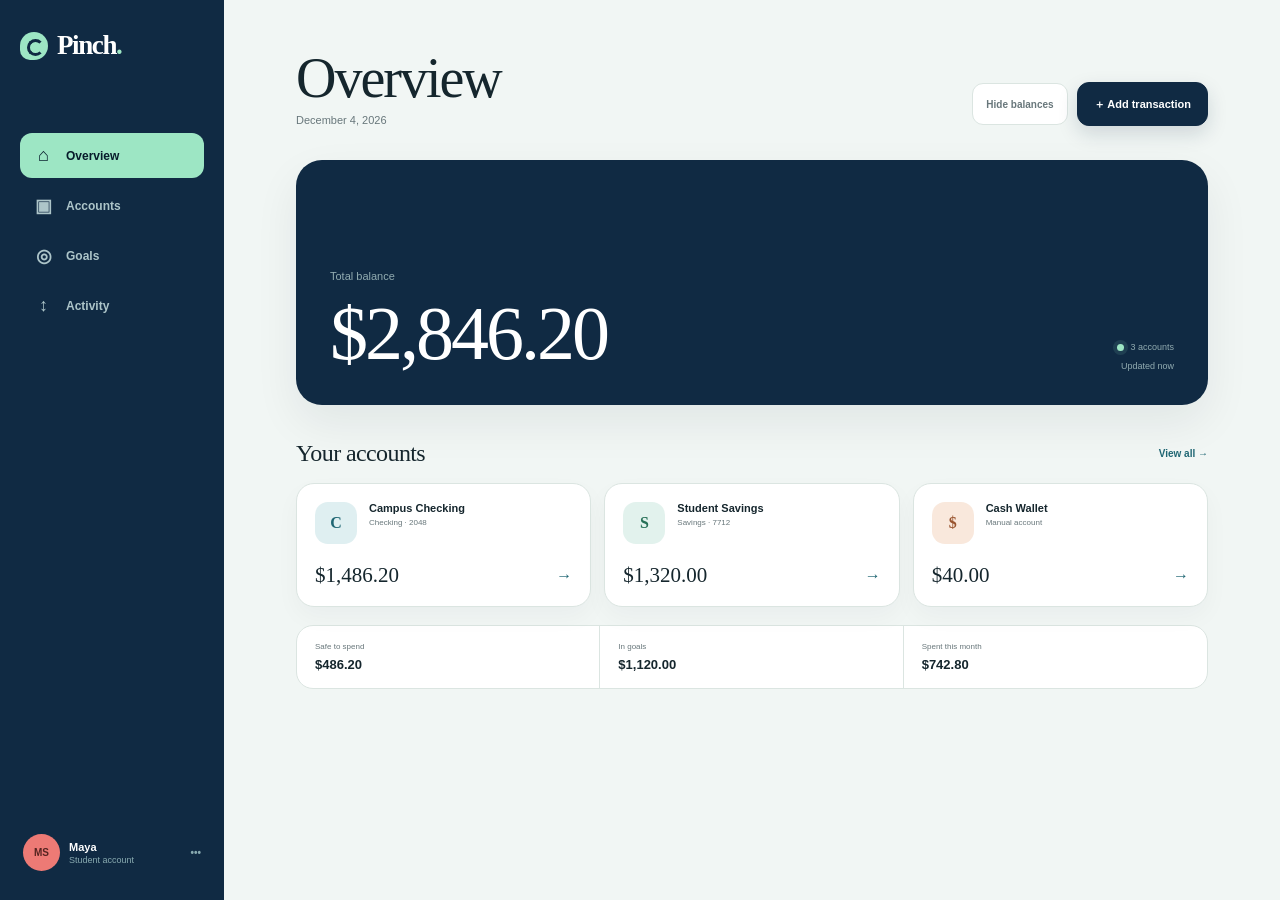
<file: index.html>
<!doctype html>
<html lang="en">
  <head>
    <meta charset="UTF-8" />
    <meta name="viewport" content="width=device-width, initial-scale=1.0" />
    <meta name="description" content="A simple overview of your accounts in Pinch." />
    <meta name="theme-color" content="#102a43" />
    <title>Overview — Pinch.</title>
    <link rel="stylesheet" href="styles.css" />
  </head>
  <body data-page="overview">
    <a class="skip-link" href="#main-content">Skip to content</a>

    <div class="loader" id="loader" aria-label="Loading Pinch." role="status">
      <div class="loader-word" aria-hidden="true">
        <span>P</span><span>i</span><span>n</span><span>c</span><span>h</span><span class="accent">.</span>
      </div>
    </div>

    <div class="app" id="app" aria-hidden="true">
      <aside class="sidebar">
        <a class="wordmark" href="index.html" aria-label="Pinch. overview">
          <span class="brand-mark" aria-hidden="true"></span>
          <span>Pinch<span class="accent">.</span></span>
        </a>

        <nav class="sidebar-nav" aria-label="Primary navigation">
          <a class="nav-link is-active" href="index.html" aria-current="page"><span aria-hidden="true">⌂</span>Overview</a>
          <a class="nav-link" href="accounts.html"><span aria-hidden="true">▣</span>Accounts</a>
          <a class="nav-link" href="goals.html"><span aria-hidden="true">◎</span>Goals</a>
          <a class="nav-link" href="activity.html"><span aria-hidden="true">↕</span>Activity</a>
        </nav>

        <button class="profile" type="button" aria-label="Open profile settings">
          <span class="avatar">MS</span>
          <span><strong>Maya</strong><small>Student account</small></span>
          <b aria-hidden="true">•••</b>
        </button>
      </aside>

      <div class="workspace">
        <header class="mobile-header">
          <a class="wordmark" href="index.html" aria-label="Pinch. overview">
            <span class="brand-mark" aria-hidden="true"></span>
            <span>Pinch<span class="accent">.</span></span>
          </a>
          <button class="button button-primary button-compact" type="button" data-open-transaction>＋ Add</button>
        </header>

        <main id="main-content" class="content content-overview" tabindex="-1">
          <header class="page-header">
            <div>
              <h1>Overview</h1>
              <p id="today-label">October 23, 2026</p>
            </div>
            <div class="header-actions">
              <button class="privacy-control" type="button" data-privacy-toggle aria-label="Hide balances" aria-pressed="false">Hide balances</button>
              <button class="button button-primary" type="button" data-open-transaction>＋ Add transaction</button>
            </div>
          </header>

          <section class="balance-summary" aria-labelledby="balance-heading">
            <div>
              <p id="balance-heading">Total balance</p>
              <strong class="money private-money" id="total-balance">$2,846.20</strong>
            </div>
            <div class="summary-meta">
              <span><i class="status-dot"></i>3 accounts</span>
              <span>Updated now</span>
            </div>
          </section>

          <section class="account-overview" aria-labelledby="accounts-heading">
            <div class="section-heading">
              <h2 id="accounts-heading">Your accounts</h2>
              <a href="accounts.html">View all <span aria-hidden="true">→</span></a>
            </div>

            <div class="account-card-grid">
              <a class="account-card" href="accounts.html#checking">
                <span class="account-symbol checking" aria-hidden="true">C</span>
                <span class="account-card-copy"><strong>Campus Checking</strong><small>Checking · 2048</small></span>
                <span class="account-card-side"><strong class="private-money" id="overview-checking">$1,486.20</strong><span aria-hidden="true">→</span></span>
              </a>
              <a class="account-card" href="accounts.html#savings">
                <span class="account-symbol savings" aria-hidden="true">S</span>
                <span class="account-card-copy"><strong>Student Savings</strong><small>Savings · 7712</small></span>
                <span class="account-card-side"><strong class="private-money">$1,320.00</strong><span aria-hidden="true">→</span></span>
              </a>
              <a class="account-card" href="accounts.html#cash">
                <span class="account-symbol cash" aria-hidden="true">$</span>
                <span class="account-card-copy"><strong>Cash Wallet</strong><small>Manual account</small></span>
                <span class="account-card-side"><strong class="private-money">$40.00</strong><span aria-hidden="true">→</span></span>
              </a>
            </div>
          </section>

          <section class="overview-metrics" aria-label="Account summary">
            <a href="activity.html">
              <span>Safe to spend</span>
              <strong class="private-money" id="safe-to-spend">$486.20</strong>
            </a>
            <a href="goals.html">
              <span>In goals</span>
              <strong class="private-money" id="goal-total">$1,120.00</strong>
            </a>
            <a href="activity.html">
              <span>Spent this month</span>
              <strong class="private-money" id="month-spent">$742.80</strong>
            </a>
          </section>
        </main>

        <nav class="mobile-nav" aria-label="Mobile navigation">
          <a class="is-active" href="index.html" aria-current="page"><span aria-hidden="true">⌂</span>Overview</a>
          <a href="accounts.html"><span aria-hidden="true">▣</span>Accounts</a>
          <a href="goals.html"><span aria-hidden="true">◎</span>Goals</a>
          <a href="activity.html"><span aria-hidden="true">↕</span>Activity</a>
        </nav>
      </div>
    </div>

    <dialog class="modal" id="transaction-modal" aria-labelledby="transaction-title">
      <form id="transaction-form">
        <div class="modal-heading">
          <h2 id="transaction-title">Add transaction</h2>
          <button type="button" data-close-modal aria-label="Close">×</button>
        </div>
        <div class="type-switch" role="group" aria-label="Transaction type">
          <button class="is-active" type="button" data-transaction-type="expense">Money out</button>
          <button type="button" data-transaction-type="income">Money in</button>
        </div>
        <input id="transaction-type" type="hidden" value="expense" />
        <label class="amount-field"><span>Amount</span><div><b>$</b><input id="transaction-amount" type="number" min="0.01" step="0.01" placeholder="0.00" required /></div></label>
        <label><span>Description</span><input id="transaction-description" type="text" maxlength="50" placeholder="Coffee, books, paycheck..." required /></label>
        <div class="form-grid">
          <label><span>Category</span><select id="transaction-category"><option>Food</option><option>School</option><option>Housing</option><option>Transport</option><option>Fun</option><option>Income</option><option>Other</option></select></label>
          <label><span>Date</span><input id="transaction-date" type="date" required /></label>
        </div>
        <div class="modal-actions">
          <button class="button button-secondary" type="button" data-close-modal>Cancel</button>
          <button class="button button-primary" type="submit">Save</button>
        </div>
      </form>
    </dialog>

    <div class="toast" id="toast" role="status" aria-live="polite"></div>
    <script src="script.js"></script>
  </body>
</html>
</file>
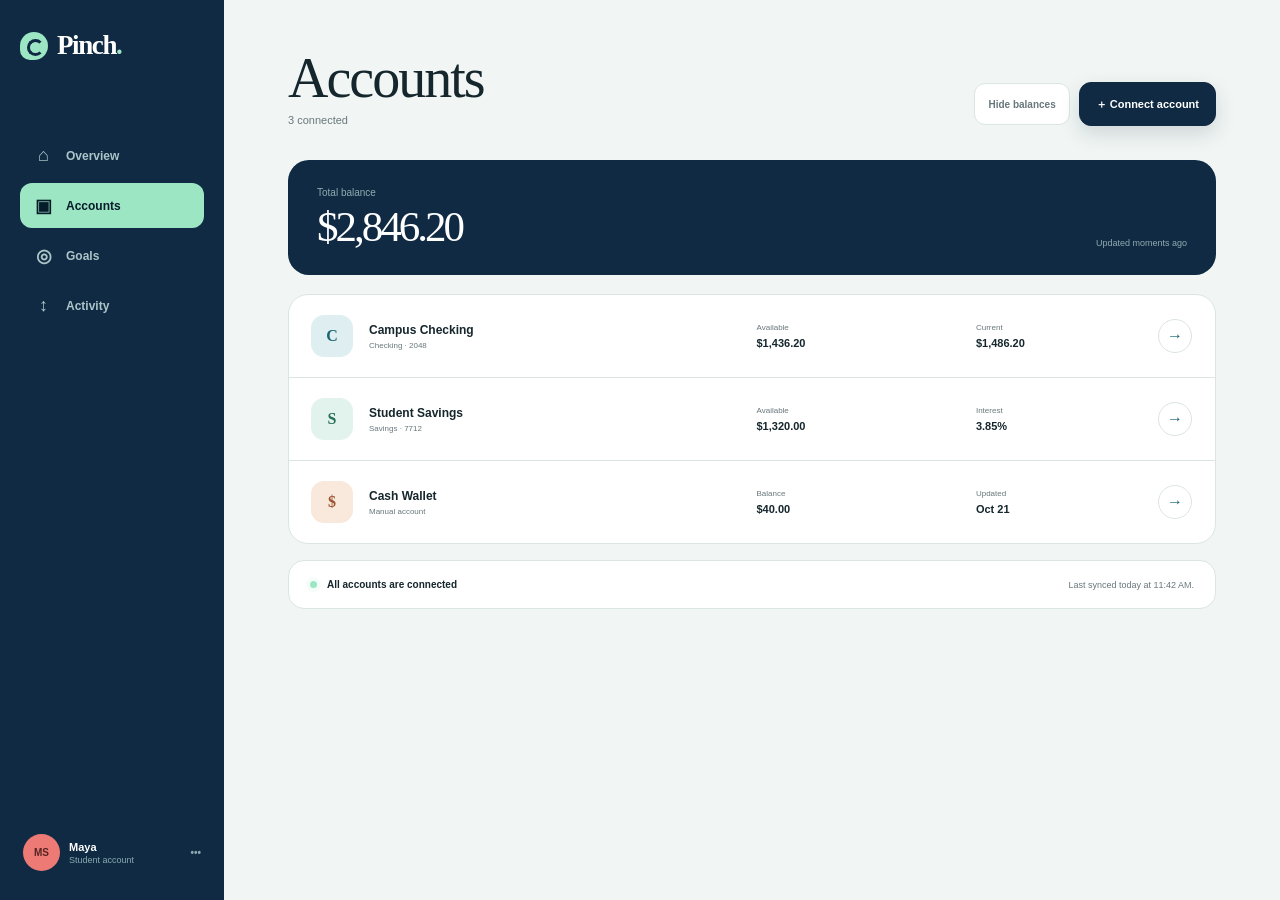
<file: accounts.html>
<!doctype html>
<html lang="en">
  <head>
    <meta charset="UTF-8" />
    <meta name="viewport" content="width=device-width, initial-scale=1.0" />
    <meta name="description" content="View and manage your accounts in Pinch." />
    <meta name="theme-color" content="#102a43" />
    <title>Accounts — Pinch.</title>
    <link rel="stylesheet" href="styles.css" />
  </head>
  <body data-page="accounts">
    <a class="skip-link" href="#main-content">Skip to content</a>
    <div class="app is-ready" id="app">
      <aside class="sidebar">
        <a class="wordmark" href="index.html" aria-label="Pinch. overview"><span class="brand-mark" aria-hidden="true"></span><span>Pinch<span class="accent">.</span></span></a>
        <nav class="sidebar-nav" aria-label="Primary navigation">
          <a class="nav-link" href="index.html"><span aria-hidden="true">⌂</span>Overview</a>
          <a class="nav-link is-active" href="accounts.html" aria-current="page"><span aria-hidden="true">▣</span>Accounts</a>
          <a class="nav-link" href="goals.html"><span aria-hidden="true">◎</span>Goals</a>
          <a class="nav-link" href="activity.html"><span aria-hidden="true">↕</span>Activity</a>
        </nav>
        <button class="profile" type="button" aria-label="Open profile settings"><span class="avatar">MS</span><span><strong>Maya</strong><small>Student account</small></span><b aria-hidden="true">•••</b></button>
      </aside>

      <div class="workspace">
        <header class="mobile-header">
          <a class="wordmark" href="index.html" aria-label="Pinch. overview"><span class="brand-mark" aria-hidden="true"></span><span>Pinch<span class="accent">.</span></span></a>
          <button class="button button-primary button-compact" type="button" id="connect-account">＋ Connect</button>
        </header>

        <main id="main-content" class="content" tabindex="-1">
          <header class="page-header">
            <div><h1>Accounts</h1><p>3 connected</p></div>
            <div class="header-actions">
              <button class="privacy-control" type="button" data-privacy-toggle aria-label="Hide balances" aria-pressed="false">Hide balances</button>
              <button class="button button-primary" type="button" id="connect-account-desktop">＋ Connect account</button>
            </div>
          </header>

          <section class="accounts-total" aria-label="Total across accounts">
            <span>Total balance</span>
            <strong class="money private-money" id="total-balance">$2,846.20</strong>
            <small>Updated moments ago</small>
          </section>

          <section class="detail-list" aria-label="Connected accounts">
            <article class="detail-account" id="checking">
              <span class="account-symbol checking" aria-hidden="true">C</span>
              <div class="detail-account-name"><h2>Campus Checking</h2><p>Checking · 2048</p></div>
              <div><span>Available</span><strong class="private-money" id="checking-available">$1,436.20</strong></div>
              <div><span>Current</span><strong class="private-money" id="checking-current">$1,486.20</strong></div>
              <button type="button" aria-label="Open Campus Checking">→</button>
            </article>
            <article class="detail-account" id="savings">
              <span class="account-symbol savings" aria-hidden="true">S</span>
              <div class="detail-account-name"><h2>Student Savings</h2><p>Savings · 7712</p></div>
              <div><span>Available</span><strong class="private-money">$1,320.00</strong></div>
              <div><span>Interest</span><strong>3.85%</strong></div>
              <button type="button" aria-label="Open Student Savings">→</button>
            </article>
            <article class="detail-account" id="cash">
              <span class="account-symbol cash" aria-hidden="true">$</span>
              <div class="detail-account-name"><h2>Cash Wallet</h2><p>Manual account</p></div>
              <div><span>Balance</span><strong class="private-money">$40.00</strong></div>
              <div><span>Updated</span><strong>Oct 21</strong></div>
              <button type="button" aria-label="Open Cash Wallet">→</button>
            </article>
          </section>

          <section class="simple-panel account-health">
            <div><span class="status-dot"></span><strong>All accounts are connected</strong></div>
            <p>Last synced today at 11:42 AM.</p>
          </section>
        </main>

        <nav class="mobile-nav" aria-label="Mobile navigation">
          <a href="index.html"><span aria-hidden="true">⌂</span>Overview</a>
          <a class="is-active" href="accounts.html" aria-current="page"><span aria-hidden="true">▣</span>Accounts</a>
          <a href="goals.html"><span aria-hidden="true">◎</span>Goals</a>
          <a href="activity.html"><span aria-hidden="true">↕</span>Activity</a>
        </nav>
      </div>
    </div>
    <div class="toast" id="toast" role="status" aria-live="polite"></div>
    <script src="script.js"></script>
  </body>
</html>
</file>
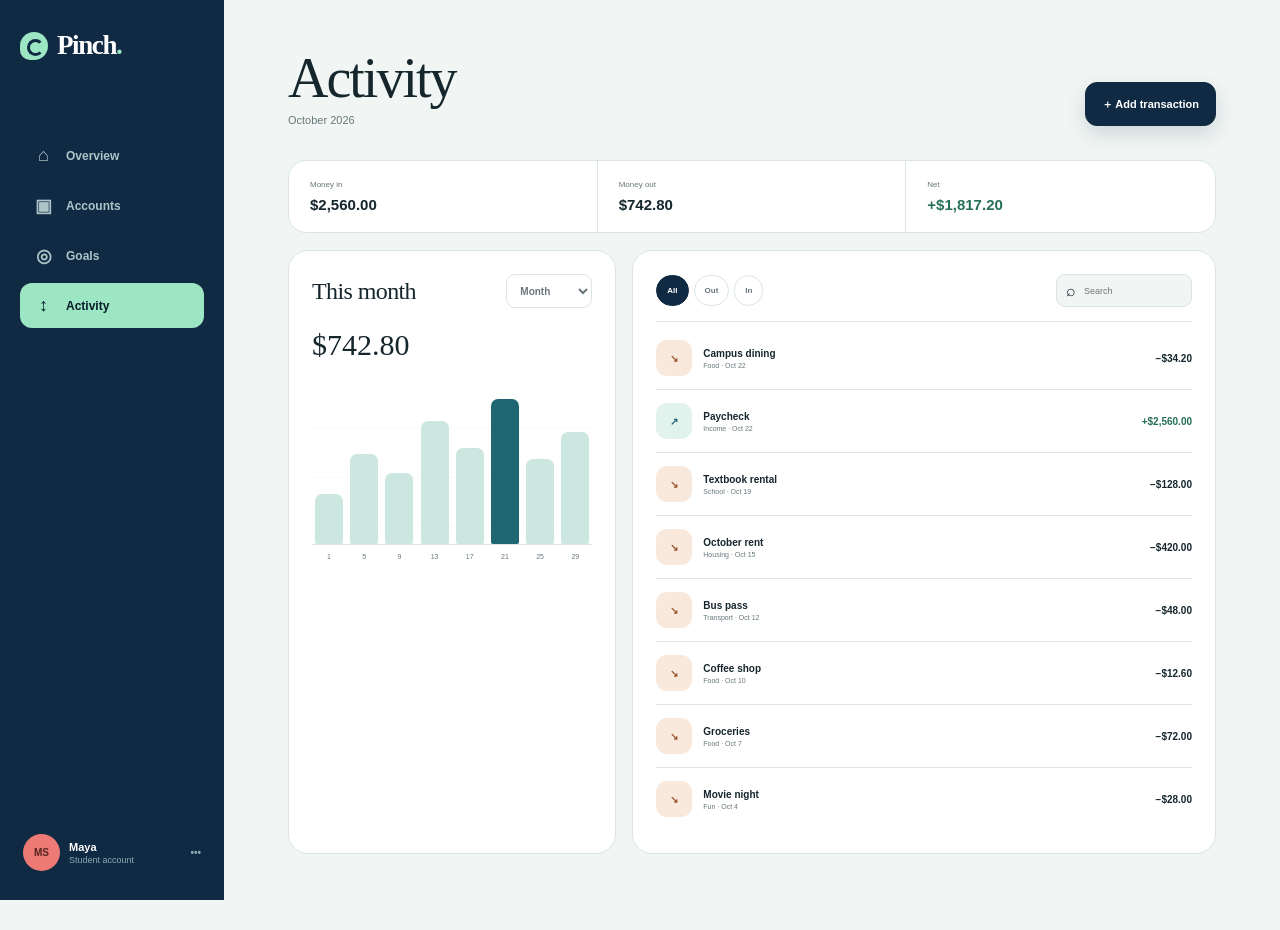
<file: activity.html>
<!doctype html>
<html lang="en">
  <head>
    <meta charset="UTF-8" />
    <meta name="viewport" content="width=device-width, initial-scale=1.0" />
    <meta name="description" content="Review your spending and transactions in Pinch." />
    <meta name="theme-color" content="#102a43" />
    <title>Activity — Pinch.</title>
    <link rel="stylesheet" href="styles.css" />
  </head>
  <body data-page="activity">
    <a class="skip-link" href="#main-content">Skip to content</a>
    <div class="app is-ready" id="app">
      <aside class="sidebar">
        <a class="wordmark" href="index.html" aria-label="Pinch. overview"><span class="brand-mark" aria-hidden="true"></span><span>Pinch<span class="accent">.</span></span></a>
        <nav class="sidebar-nav" aria-label="Primary navigation">
          <a class="nav-link" href="index.html"><span aria-hidden="true">⌂</span>Overview</a>
          <a class="nav-link" href="accounts.html"><span aria-hidden="true">▣</span>Accounts</a>
          <a class="nav-link" href="goals.html"><span aria-hidden="true">◎</span>Goals</a>
          <a class="nav-link is-active" href="activity.html" aria-current="page"><span aria-hidden="true">↕</span>Activity</a>
        </nav>
        <button class="profile" type="button" aria-label="Open profile settings"><span class="avatar">MS</span><span><strong>Maya</strong><small>Student account</small></span><b aria-hidden="true">•••</b></button>
      </aside>

      <div class="workspace">
        <header class="mobile-header">
          <a class="wordmark" href="index.html" aria-label="Pinch. overview"><span class="brand-mark" aria-hidden="true"></span><span>Pinch<span class="accent">.</span></span></a>
          <button class="button button-primary button-compact" type="button" data-open-transaction>＋ Add</button>
        </header>

        <main id="main-content" class="content" tabindex="-1">
          <header class="page-header">
            <div><h1>Activity</h1><p>October 2026</p></div>
            <button class="button button-primary" type="button" data-open-transaction>＋ Add transaction</button>
          </header>

          <section class="activity-summary" aria-label="Monthly activity summary">
            <div><span>Money in</span><strong class="private-money" id="money-in">$2,560.00</strong></div>
            <div><span>Money out</span><strong class="private-money" id="money-out">$742.80</strong></div>
            <div><span>Net</span><strong class="private-money positive" id="money-net">+$1,817.20</strong></div>
          </section>

          <section class="activity-layout">
            <article class="activity-chart-panel">
              <div class="section-heading"><h2 id="spending-title">This month</h2><select id="spending-period" aria-label="Spending period"><option value="week">Week</option><option value="month" selected>Month</option><option value="semester">Semester</option></select></div>
              <strong class="chart-total private-money" id="spending-amount">$742.80</strong>
              <div class="bar-chart" id="spending-chart" role="img" aria-label="Monthly spending chart"></div>
              <div class="chart-labels" id="chart-labels" aria-hidden="true"></div>
            </article>

            <article class="transaction-panel">
              <div class="transaction-toolbar">
                <div class="filters" role="group" aria-label="Filter transactions"><button class="is-active" type="button" data-filter="all">All</button><button type="button" data-filter="expense">Out</button><button type="button" data-filter="income">In</button></div>
                <label class="search"><span aria-hidden="true">⌕</span><input id="transaction-search" type="search" placeholder="Search" aria-label="Search transactions" /></label>
              </div>
              <div class="transaction-list" id="transaction-list"></div>
              <div class="empty-state" id="transaction-empty" hidden>No transactions found.</div>
            </article>
          </section>
        </main>

        <nav class="mobile-nav" aria-label="Mobile navigation">
          <a href="index.html"><span aria-hidden="true">⌂</span>Overview</a>
          <a href="accounts.html"><span aria-hidden="true">▣</span>Accounts</a>
          <a href="goals.html"><span aria-hidden="true">◎</span>Goals</a>
          <a class="is-active" href="activity.html" aria-current="page"><span aria-hidden="true">↕</span>Activity</a>
        </nav>
      </div>
    </div>

    <dialog class="modal" id="transaction-modal" aria-labelledby="transaction-title">
      <form id="transaction-form">
        <div class="modal-heading"><h2 id="transaction-title">Add transaction</h2><button type="button" data-close-modal aria-label="Close">×</button></div>
        <div class="type-switch" role="group" aria-label="Transaction type"><button class="is-active" type="button" data-transaction-type="expense">Money out</button><button type="button" data-transaction-type="income">Money in</button></div>
        <input id="transaction-type" type="hidden" value="expense" />
        <label class="amount-field"><span>Amount</span><div><b>$</b><input id="transaction-amount" type="number" min="0.01" step="0.01" placeholder="0.00" required /></div></label>
        <label><span>Description</span><input id="transaction-description" type="text" maxlength="50" placeholder="Coffee, books, paycheck..." required /></label>
        <div class="form-grid"><label><span>Category</span><select id="transaction-category"><option>Food</option><option>School</option><option>Housing</option><option>Transport</option><option>Fun</option><option>Income</option><option>Other</option></select></label><label><span>Date</span><input id="transaction-date" type="date" required /></label></div>
        <div class="modal-actions"><button class="button button-secondary" type="button" data-close-modal>Cancel</button><button class="button button-primary" type="submit">Save</button></div>
      </form>
    </dialog>
    <div class="toast" id="toast" role="status" aria-live="polite"></div>
    <script src="script.js"></script>
  </body>
</html>
</file>
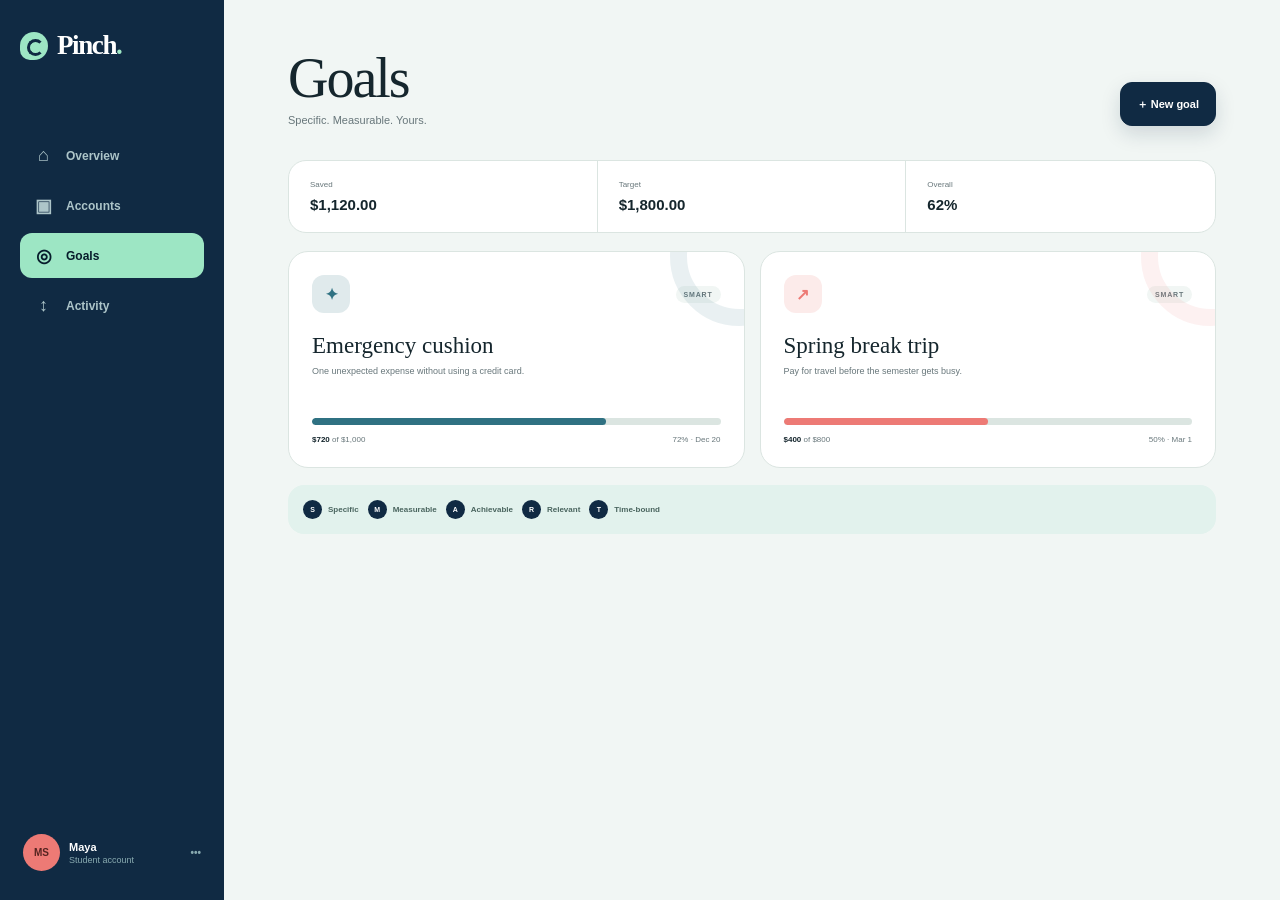
<file: goals.html>
<!doctype html>
<html lang="en">
  <head>
    <meta charset="UTF-8" />
    <meta name="viewport" content="width=device-width, initial-scale=1.0" />
    <meta name="description" content="Build and track SMART financial goals in Pinch." />
    <meta name="theme-color" content="#102a43" />
    <title>Goals — Pinch.</title>
    <link rel="stylesheet" href="styles.css" />
  </head>
  <body data-page="goals">
    <a class="skip-link" href="#main-content">Skip to content</a>
    <div class="app is-ready" id="app">
      <aside class="sidebar">
        <a class="wordmark" href="index.html" aria-label="Pinch. overview"><span class="brand-mark" aria-hidden="true"></span><span>Pinch<span class="accent">.</span></span></a>
        <nav class="sidebar-nav" aria-label="Primary navigation">
          <a class="nav-link" href="index.html"><span aria-hidden="true">⌂</span>Overview</a>
          <a class="nav-link" href="accounts.html"><span aria-hidden="true">▣</span>Accounts</a>
          <a class="nav-link is-active" href="goals.html" aria-current="page"><span aria-hidden="true">◎</span>Goals</a>
          <a class="nav-link" href="activity.html"><span aria-hidden="true">↕</span>Activity</a>
        </nav>
        <button class="profile" type="button" aria-label="Open profile settings"><span class="avatar">MS</span><span><strong>Maya</strong><small>Student account</small></span><b aria-hidden="true">•••</b></button>
      </aside>

      <div class="workspace">
        <header class="mobile-header">
          <a class="wordmark" href="index.html" aria-label="Pinch. overview"><span class="brand-mark" aria-hidden="true"></span><span>Pinch<span class="accent">.</span></span></a>
          <button class="button button-primary button-compact" type="button" data-open-goal>＋ New</button>
        </header>

        <main id="main-content" class="content" tabindex="-1">
          <header class="page-header">
            <div><h1>Goals</h1><p>Specific. Measurable. Yours.</p></div>
            <button class="button button-primary" type="button" data-open-goal>＋ New goal</button>
          </header>

          <section class="goal-summary" aria-label="Goal summary">
            <div><span>Saved</span><strong class="private-money" id="goal-total">$1,120.00</strong></div>
            <div><span>Target</span><strong class="private-money" id="goal-target-total">$1,800.00</strong></div>
            <div><span>Overall</span><strong id="goal-overall-percent">62%</strong></div>
          </section>

          <section class="goal-detail-grid" id="goal-list" aria-label="Financial goals"></section>

          <section class="smart-strip" aria-label="SMART goal framework">
            <span><b>S</b>Specific</span><span><b>M</b>Measurable</span><span><b>A</b>Achievable</span><span><b>R</b>Relevant</span><span><b>T</b>Time-bound</span>
          </section>
        </main>

        <nav class="mobile-nav" aria-label="Mobile navigation">
          <a href="index.html"><span aria-hidden="true">⌂</span>Overview</a>
          <a href="accounts.html"><span aria-hidden="true">▣</span>Accounts</a>
          <a class="is-active" href="goals.html" aria-current="page"><span aria-hidden="true">◎</span>Goals</a>
          <a href="activity.html"><span aria-hidden="true">↕</span>Activity</a>
        </nav>
      </div>
    </div>

    <dialog class="modal" id="goal-modal" aria-labelledby="goal-title">
      <form id="goal-form">
        <div class="modal-heading"><h2 id="goal-title">New SMART goal</h2><button type="button" data-close-modal aria-label="Close">×</button></div>
        <label><span>Goal</span><input id="goal-name" type="text" maxlength="45" placeholder="Emergency fund" required /></label>
        <div class="form-grid">
          <label><span>Target</span><input id="goal-target" type="number" min="25" step="25" placeholder="$500" required /></label>
          <label><span>Target date</span><input id="goal-date" type="date" required /></label>
        </div>
        <label><span>Why it matters</span><input id="goal-reason" type="text" maxlength="70" placeholder="So one surprise expense won't derail my semester" required /></label>
        <div class="modal-actions"><button class="button button-secondary" type="button" data-close-modal>Cancel</button><button class="button button-primary" type="submit">Create goal</button></div>
      </form>
    </dialog>
    <div class="toast" id="toast" role="status" aria-live="polite"></div>
    <script src="script.js"></script>
  </body>
</html>
</file>
<file: styles.css>
:root {
  --midnight: #102a43;
  --midnight-deep: #071c2b;
  --ocean: #1f6673;
  --mint: #9de6c4;
  --mint-soft: #e2f2ed;
  --coral: #ed7a75;
  --sand: #fffaf1;
  --surface: #ffffff;
  --canvas: #f1f6f4;
  --ink: #15262d;
  --muted: #68777b;
  --line: #dbe5e1;
  --blue-soft: #dfeff1;
  --shadow: 0 18px 45px rgba(7, 28, 43, 0.07);
  --sidebar-width: 224px;
}

* { box-sizing: border-box; }
html { scroll-behavior: smooth; }

body {
  min-width: 320px;
  margin: 0;
  background: var(--canvas);
  color: var(--ink);
  font-family: Inter, ui-sans-serif, -apple-system, BlinkMacSystemFont, "Segoe UI", sans-serif;
  -webkit-font-smoothing: antialiased;
}

button, input, select { font: inherit; }
button, a { -webkit-tap-highlight-color: transparent; }

button:focus-visible,
a:focus-visible,
input:focus-visible,
select:focus-visible {
  outline: 3px solid var(--coral);
  outline-offset: 3px;
}

.skip-link {
  position: fixed;
  z-index: 200;
  top: 10px;
  left: 10px;
  padding: 10px 14px;
  border-radius: 10px;
  background: var(--mint);
  color: var(--midnight-deep);
  font-weight: 800;
  text-decoration: none;
  transform: translateY(-150%);
}
.skip-link:focus { transform: translateY(0); }

.loader {
  position: fixed;
  z-index: 150;
  inset: 0;
  display: grid;
  place-items: center;
  background: var(--midnight-deep);
  color: white;
  transition: opacity 450ms ease, visibility 450ms ease;
}

.loader::after {
  content: "";
  position: absolute;
  width: min(55vw, 520px);
  aspect-ratio: 1;
  border: 1px solid rgba(157, 230, 196, 0.12);
  border-radius: 50%;
  animation: rotate 12s linear infinite;
}

.loader.is-hidden { visibility: hidden; opacity: 0; pointer-events: none; }
.loader-word { position: relative; z-index: 1; display: flex; font-family: Georgia, serif; font-size: clamp(68px, 12vw, 128px); font-weight: 600; letter-spacing: -7px; }
.loader-word span { animation: rise 700ms cubic-bezier(.16,1,.3,1) both; }
.loader-word span:nth-child(2) { animation-delay: 70ms; }
.loader-word span:nth-child(3) { animation-delay: 140ms; }
.loader-word span:nth-child(4) { animation-delay: 210ms; }
.loader-word span:nth-child(5) { animation-delay: 280ms; }
.loader-word span:nth-child(6) { animation-delay: 350ms; }

@keyframes rise { from { opacity: 0; transform: translateY(35px); } to { opacity: 1; transform: translateY(0); } }
@keyframes rotate { to { transform: rotate(360deg); } }

.app { min-height: 100vh; opacity: 0; transition: opacity 350ms ease; }
.app.is-ready { opacity: 1; }
.accent { color: var(--mint); }

.sidebar {
  position: fixed;
  z-index: 20;
  inset: 0 auto 0 0;
  width: var(--sidebar-width);
  display: flex;
  flex-direction: column;
  padding: 30px 20px 22px;
  background: var(--midnight);
  color: white;
}

.wordmark {
  display: inline-flex;
  align-items: center;
  gap: 9px;
  color: inherit;
  font-family: Georgia, serif;
  font-size: 27px;
  font-weight: 700;
  letter-spacing: -1.4px;
  text-decoration: none;
}

.brand-mark {
  position: relative;
  width: 28px;
  height: 28px;
  flex: 0 0 auto;
  overflow: hidden;
  border-radius: 50% 50% 50% 10px;
  background: var(--mint);
}
.brand-mark::after { content: ""; position: absolute; width: 11px; height: 11px; top: 7px; left: 7px; border: 3px solid var(--midnight); border-right-color: transparent; border-radius: 50%; }

.sidebar-nav { display: flex; flex-direction: column; gap: 5px; margin-top: 72px; }
.nav-link { display: flex; align-items: center; gap: 12px; min-height: 45px; padding: 0 13px; border-radius: 12px; color: #adc5c9; font-size: 12px; font-weight: 750; text-decoration: none; transition: 150ms ease; }
.nav-link > span { width: 21px; font-size: 18px; text-align: center; }
.nav-link:hover { background: rgba(255,255,255,.07); color: white; }
.nav-link.is-active { background: var(--mint); color: var(--midnight-deep); }

.profile { display: flex; width: 100%; align-items: center; gap: 9px; margin-top: auto; padding: 7px 3px; border: 0; background: none; color: white; text-align: left; cursor: pointer; }
.avatar { display: grid; width: 37px; height: 37px; flex: 0 0 auto; place-items: center; border-radius: 50%; background: var(--coral); color: #552420; font-size: 10px; font-weight: 900; }
.profile > span:nth-child(2) { display: flex; min-width: 0; flex: 1; flex-direction: column; gap: 2px; }
.profile strong { font-size: 11px; }
.profile small { color: #88aab0; font-size: 9px; }
.profile b { color: #88aab0; font-size: 10px; }

.workspace { min-height: 100vh; margin-left: var(--sidebar-width); }
.mobile-header, .mobile-nav { display: none; }

.content { width: min(100%, 1120px); margin: 0 auto; padding: 50px clamp(26px, 5vw, 70px) 76px; outline: 0; }
.content-overview { width: min(100%, 1040px); }

.page-header { display: flex; align-items: flex-end; justify-content: space-between; gap: 22px; margin-bottom: 34px; }
.page-header h1 { margin: 0; font-family: Georgia, serif; font-size: clamp(38px, 5vw, 56px); font-weight: 500; letter-spacing: -2px; line-height: 1; }
.page-header p { margin: 8px 0 0; color: var(--muted); font-size: 11px; }
.header-actions { display: flex; align-items: center; gap: 9px; }

.button { display: inline-flex; min-height: 44px; align-items: center; justify-content: center; gap: 6px; padding: 0 16px; border-radius: 12px; font-size: 11px; font-weight: 850; cursor: pointer; transition: 150ms ease; }
.button:hover { transform: translateY(-1px); }
.button-primary { border: 1px solid var(--midnight); background: var(--midnight); color: white; box-shadow: 0 8px 20px rgba(16,42,67,.15); }
.button-primary:hover { background: #16495d; }
.button-secondary { border: 1px solid var(--line); background: white; color: var(--midnight); }
.button-compact { min-height: 38px; padding: 0 12px; }
.privacy-control { min-height: 42px; padding: 0 13px; border: 1px solid var(--line); border-radius: 11px; background: white; color: var(--muted); font-size: 10px; font-weight: 800; cursor: pointer; }

.balance-summary {
  display: flex;
  min-height: 245px;
  align-items: flex-end;
  justify-content: space-between;
  gap: 30px;
  padding: 34px;
  overflow: hidden;
  border-radius: 26px;
  background: var(--midnight);
  color: white;
  box-shadow: var(--shadow);
}
.balance-summary > div:first-child > p { margin: 0 0 13px; color: #91abb0; font-size: 11px; }
.money { display: block; font-family: Georgia, serif; font-size: clamp(52px, 7vw, 76px); font-weight: 500; letter-spacing: -3px; line-height: 1; }
.summary-meta { display: flex; flex-direction: column; align-items: flex-end; gap: 9px; color: #91abb0; font-size: 9px; }
.summary-meta span { display: inline-flex; align-items: center; gap: 6px; }
.status-dot { display: inline-block; width: 7px; height: 7px; border-radius: 50%; background: var(--mint); box-shadow: 0 0 0 4px rgba(157,230,196,.11); }

.account-overview { margin-top: 35px; }
.section-heading { display: flex; align-items: center; justify-content: space-between; gap: 15px; }
.section-heading h2 { margin: 0; font-family: Georgia, serif; font-size: 24px; font-weight: 500; letter-spacing: -.6px; }
.section-heading a { color: var(--ocean); font-size: 10px; font-weight: 850; text-decoration: none; }
.section-heading select { min-height: 34px; padding: 0 9px; border: 1px solid var(--line); border-radius: 9px; background: white; color: var(--muted); font-size: 10px; font-weight: 750; }

.account-card-grid { display: grid; grid-template-columns: repeat(3, minmax(0, 1fr)); gap: 13px; margin-top: 16px; }
.account-card { display: grid; grid-template-columns: 42px 1fr; gap: 12px; min-width: 0; padding: 18px; border: 1px solid var(--line); border-radius: 18px; background: white; color: inherit; box-shadow: 0 10px 24px rgba(7,28,43,.035); text-decoration: none; transition: 160ms ease; }
.account-card:hover { border-color: #9fbdbb; transform: translateY(-2px); box-shadow: var(--shadow); }
.account-symbol { display: grid; width: 42px; height: 42px; place-items: center; border-radius: 13px; font-family: Georgia, serif; font-weight: 800; }
.account-symbol.checking { background: var(--blue-soft); color: var(--ocean); }
.account-symbol.savings { background: var(--mint-soft); color: #267057; }
.account-symbol.cash { background: #f9e8dc; color: #99542f; }
.account-card-copy { display: flex; min-width: 0; flex-direction: column; gap: 4px; }
.account-card-copy strong { overflow: hidden; font-size: 11px; text-overflow: ellipsis; white-space: nowrap; }
.account-card-copy small { color: var(--muted); font-size: 8px; }
.account-card-side { display: flex; grid-column: 1 / -1; align-items: center; justify-content: space-between; gap: 8px; margin-top: 7px; }
.account-card-side strong { font-family: Georgia, serif; font-size: 21px; font-weight: 500; }
.account-card-side span { color: var(--ocean); }

.overview-metrics { display: grid; grid-template-columns: repeat(3, 1fr); margin-top: 18px; overflow: hidden; border: 1px solid var(--line); border-radius: 17px; background: white; }
.overview-metrics a { display: flex; flex-direction: column; gap: 6px; padding: 16px 18px; border-right: 1px solid var(--line); color: inherit; text-decoration: none; }
.overview-metrics a:last-child { border-right: 0; }
.overview-metrics span { color: var(--muted); font-size: 8px; }
.overview-metrics strong { font-size: 13px; }

.private-money.is-private { font-family: ui-monospace, SFMono-Regular, Menlo, monospace !important; letter-spacing: 2px !important; }

.accounts-total { display: grid; grid-template-columns: 1fr auto; align-items: end; gap: 7px 20px; padding: 27px 29px; border-radius: 21px; background: var(--midnight); color: white; }
.accounts-total > span { color: #91abb0; font-size: 10px; }
.accounts-total .money { grid-row: 2; font-size: 43px; }
.accounts-total small { grid-column: 2; grid-row: 2; color: #91abb0; font-size: 9px; }

.detail-list { margin-top: 19px; overflow: hidden; border: 1px solid var(--line); border-radius: 20px; background: white; }
.detail-account { display: grid; grid-template-columns: 44px minmax(150px, 1fr) minmax(95px, .55fr) minmax(85px, .45fr) 35px; align-items: center; gap: 14px; padding: 20px 22px; border-bottom: 1px solid var(--line); scroll-margin-top: 30px; }
.detail-account:last-child { border-bottom: 0; }
.detail-account-name h2 { margin: 0; font-size: 12px; }
.detail-account-name p { margin: 4px 0 0; color: var(--muted); font-size: 8px; }
.detail-account > div:not(.detail-account-name) { display: flex; flex-direction: column; gap: 5px; }
.detail-account > div:not(.detail-account-name) span { color: var(--muted); font-size: 8px; }
.detail-account > div:not(.detail-account-name) strong { font-size: 11px; }
.detail-account > button { width: 34px; height: 34px; border: 1px solid var(--line); border-radius: 50%; background: white; color: var(--ocean); cursor: pointer; }
.simple-panel { margin-top: 16px; padding: 18px 21px; border: 1px solid var(--line); border-radius: 16px; background: white; }
.account-health { display: flex; align-items: center; justify-content: space-between; gap: 15px; }
.account-health > div { display: flex; align-items: center; gap: 10px; }
.account-health strong { font-size: 10px; }
.account-health p { margin: 0; color: var(--muted); font-size: 9px; }

.goal-summary, .activity-summary { display: grid; grid-template-columns: repeat(3, 1fr); overflow: hidden; border: 1px solid var(--line); border-radius: 18px; background: white; }
.goal-summary > div, .activity-summary > div { display: flex; flex-direction: column; gap: 7px; padding: 19px 21px; border-right: 1px solid var(--line); }
.goal-summary > div:last-child, .activity-summary > div:last-child { border-right: 0; }
.goal-summary span, .activity-summary span { color: var(--muted); font-size: 8px; }
.goal-summary strong, .activity-summary strong { font-size: 15px; }
.positive { color: #267057; }

.goal-detail-grid { display: grid; grid-template-columns: repeat(2, minmax(0, 1fr)); gap: 15px; margin-top: 18px; }
.goal-detail-card { position: relative; padding: 23px; overflow: hidden; border: 1px solid var(--line); border-radius: 20px; background: white; }
.goal-detail-card::after { content: ""; position: absolute; width: 105px; height: 105px; right: -65px; top: -65px; border: 17px solid var(--goal-color); border-radius: 50%; opacity: .1; }
.goal-card-top { display: flex; align-items: center; justify-content: space-between; gap: 12px; }
.goal-icon { display: grid; width: 38px; height: 38px; place-items: center; border-radius: 12px; background: color-mix(in srgb, var(--goal-color) 15%, white); color: var(--goal-color); font-weight: 900; }
.smart-badge { padding: 5px 8px; border-radius: 999px; background: var(--canvas); color: var(--muted); font-size: 7px; font-weight: 900; letter-spacing: .8px; }
.goal-detail-card h2 { margin: 20px 0 6px; font-family: Georgia, serif; font-size: 23px; font-weight: 500; }
.goal-detail-card > p { min-height: 30px; margin: 0; color: var(--muted); font-size: 9px; line-height: 1.55; }
.goal-progress { height: 7px; margin-top: 23px; overflow: hidden; border-radius: 999px; background: var(--line); }
.goal-progress span { display: block; height: 100%; border-radius: inherit; background: var(--goal-color); }
.goal-detail-stats { display: flex; justify-content: space-between; gap: 10px; margin-top: 10px; color: var(--muted); font-size: 8px; }
.goal-detail-stats strong { color: var(--ink); }
.smart-strip { display: flex; flex-wrap: wrap; gap: 9px; margin-top: 17px; padding: 15px; border-radius: 16px; background: var(--mint-soft); }
.smart-strip span { display: inline-flex; align-items: center; gap: 6px; color: #49645e; font-size: 8px; font-weight: 800; }
.smart-strip b { display: grid; width: 19px; height: 19px; place-items: center; border-radius: 50%; background: var(--midnight); color: white; font-size: 7px; }

.activity-summary { margin-bottom: 17px; }
.activity-layout { display: grid; grid-template-columns: minmax(260px, .72fr) minmax(380px, 1.28fr); gap: 16px; }
.activity-chart-panel, .transaction-panel { padding: 23px; border: 1px solid var(--line); border-radius: 20px; background: white; }
.chart-total { display: block; margin-top: 20px; font-family: Georgia, serif; font-size: 30px; font-weight: 500; }
.bar-chart { height: 165px; display: flex; align-items: flex-end; justify-content: space-between; gap: 7px; margin-top: 18px; padding: 10px 3px 0; border-bottom: 1px solid var(--line); background: repeating-linear-gradient(to bottom, transparent, transparent 48px, rgba(16,73,93,.055) 49px); }
.chart-bar { position: relative; width: 100%; max-width: 28px; min-height: 5px; border: 0; border-radius: 7px 7px 2px 2px; background: #cce6e0; transform-origin: bottom; animation: grow 500ms ease both; cursor: pointer; }
.chart-bar.is-highlighted, .chart-bar:hover { background: var(--ocean); }
.chart-bar::after { content: attr(data-value); position: absolute; left: 50%; bottom: calc(100% + 6px); padding: 4px 6px; border-radius: 5px; background: var(--midnight); color: white; font-size: 7px; opacity: 0; transform: translateX(-50%); }
.chart-bar:hover::after, .chart-bar:focus::after { opacity: 1; }
@keyframes grow { from { transform: scaleY(0); } to { transform: scaleY(1); } }
.chart-labels { display: flex; justify-content: space-between; gap: 7px; padding: 8px 3px 0; }
.chart-labels span { width: 100%; max-width: 28px; color: var(--muted); font-size: 7px; text-align: center; }
.transaction-toolbar { display: flex; align-items: center; justify-content: space-between; gap: 12px; padding-bottom: 14px; border-bottom: 1px solid var(--line); }
.filters { display: flex; gap: 5px; }
.filters button { min-height: 31px; padding: 0 10px; border: 1px solid var(--line); border-radius: 999px; background: white; color: var(--muted); font-size: 8px; font-weight: 850; cursor: pointer; }
.filters button.is-active { border-color: var(--midnight); background: var(--midnight); color: white; }
.search { display: flex; align-items: center; gap: 6px; min-height: 33px; padding: 0 9px; border: 1px solid var(--line); border-radius: 9px; background: var(--canvas); }
.search input { width: 100px; border: 0; outline: 0; background: transparent; color: var(--ink); font-size: 9px; }
.transaction-list { margin-top: 5px; }
.transaction-row { display: grid; grid-template-columns: 36px 1fr auto; align-items: center; gap: 11px; padding: 13px 0; border-bottom: 1px solid var(--line); }
.transaction-row:last-child { border-bottom: 0; }
.transaction-icon { display: grid; width: 36px; height: 36px; place-items: center; border-radius: 11px; background: var(--mint-soft); color: var(--ocean); font-size: 10px; font-weight: 900; }
.transaction-icon.expense { background: #f9e8dc; color: #99542f; }
.transaction-copy { display: flex; min-width: 0; flex-direction: column; gap: 3px; }
.transaction-copy strong { overflow: hidden; font-size: 10px; text-overflow: ellipsis; white-space: nowrap; }
.transaction-copy span { color: var(--muted); font-size: 7px; }
.transaction-amount { font-size: 10px; }
.transaction-amount.income { color: #267057; }
.empty-state { padding: 40px 10px; color: var(--muted); font-size: 10px; text-align: center; }

.modal { width: min(515px, calc(100vw - 28px)); max-height: calc(100vh - 28px); padding: 0; overflow: auto; border: 0; border-radius: 22px; background: var(--sand); color: var(--ink); box-shadow: 0 30px 90px rgba(7,28,43,.34); }
.modal::backdrop { background: rgba(7,28,43,.7); backdrop-filter: blur(5px); }
.modal form { padding: 25px; }
.modal-heading { display: flex; align-items: center; justify-content: space-between; gap: 14px; }
.modal-heading h2 { margin: 0; font-family: Georgia, serif; font-size: 28px; font-weight: 500; }
.modal-heading > button { width: 34px; height: 34px; border: 1px solid var(--line); border-radius: 50%; background: white; color: var(--midnight); font-size: 22px; cursor: pointer; }
.modal label { display: flex; flex-direction: column; gap: 6px; margin-top: 15px; color: var(--muted); font-size: 9px; font-weight: 800; }
.modal input, .modal select { width: 100%; min-height: 43px; padding: 0 11px; border: 1px solid var(--line); border-radius: 10px; background: white; color: var(--ink); outline: 0; }
.modal input:focus, .modal select:focus { border-color: var(--ocean); box-shadow: 0 0 0 3px rgba(31,102,115,.11); }
.type-switch { display: grid; grid-template-columns: 1fr 1fr; gap: 4px; margin: 21px 0 4px; padding: 4px; border-radius: 11px; background: #e2efec; }
.type-switch button { min-height: 35px; border: 0; border-radius: 8px; background: transparent; color: var(--muted); font-size: 9px; font-weight: 800; cursor: pointer; }
.type-switch button.is-active { background: white; color: var(--midnight); box-shadow: 0 3px 9px rgba(7,28,43,.08); }
.amount-field > div { display: flex; align-items: center; padding: 5px 11px; border: 1px solid var(--line); border-radius: 11px; background: white; }
.amount-field > div:focus-within { border-color: var(--ocean); box-shadow: 0 0 0 3px rgba(31,102,115,.11); }
.amount-field b { color: var(--ocean); font-family: Georgia, serif; font-size: 22px; }
.amount-field input { min-height: 47px; padding-left: 7px; border: 0; box-shadow: none !important; font-family: Georgia, serif; font-size: 31px; }
.form-grid { display: grid; grid-template-columns: 1fr 1fr; gap: 12px; }
.modal-actions { display: flex; justify-content: flex-end; gap: 8px; margin-top: 24px; }

.toast { position: fixed; z-index: 180; right: 22px; bottom: 22px; max-width: calc(100vw - 44px); padding: 12px 16px; border-radius: 11px; background: var(--midnight-deep); color: white; font-size: 10px; font-weight: 750; box-shadow: 0 16px 40px rgba(7,28,43,.28); opacity: 0; pointer-events: none; transform: translateY(12px); transition: 180ms ease; }
.toast.is-visible { opacity: 1; transform: translateY(0); }

@media (max-width: 980px) {
  .account-card-grid { grid-template-columns: 1fr; }
  .account-card { grid-template-columns: 42px 1fr auto; align-items: center; }
  .account-card-side { grid-column: auto; margin: 0; gap: 14px; }
  .activity-layout { grid-template-columns: 1fr; }
}

@media (max-width: 760px) {
  .sidebar { display: none; }
  .workspace { margin-left: 0; padding-bottom: 76px; }
  .mobile-header { position: sticky; z-index: 20; top: 0; display: flex; align-items: center; justify-content: space-between; padding: 13px 16px; border-bottom: 1px solid rgba(7,28,43,.08); background: rgba(241,246,244,.93); color: var(--midnight); backdrop-filter: blur(14px); }
  .mobile-header .wordmark { font-size: 23px; }
  .mobile-header .brand-mark { width: 25px; height: 25px; }
  .mobile-header .brand-mark::after { width: 9px; height: 9px; top: 6px; left: 6px; }
  .content { padding: 29px 15px 42px; }
  .page-header { align-items: flex-start; margin-bottom: 25px; }
  .page-header h1 { font-size: 40px; }
  .header-actions { display: none; }
  .balance-summary { min-height: 260px; flex-direction: column; align-items: flex-start; justify-content: flex-end; padding: 24px; }
  .money { font-size: 49px; letter-spacing: -2px; }
  .summary-meta { flex-direction: row; align-items: center; }
  .account-card-grid { grid-template-columns: 1fr; }
  .account-card { grid-template-columns: 39px 1fr auto; padding: 16px; }
  .account-symbol { width: 39px; height: 39px; }
  .account-card-side { grid-column: auto; }
  .account-card-side strong { font-size: 17px; }
  .overview-metrics { grid-template-columns: 1fr; }
  .overview-metrics a { flex-direction: row; align-items: center; justify-content: space-between; border-right: 0; border-bottom: 1px solid var(--line); }
  .overview-metrics a:last-child { border-bottom: 0; }
  .detail-account { grid-template-columns: 42px 1fr auto; }
  .detail-account > div:not(.detail-account-name) { grid-column: 2; }
  .detail-account > button { grid-column: 3; grid-row: 1; }
  .accounts-total { grid-template-columns: 1fr; }
  .accounts-total small { grid-column: 1; grid-row: 3; }
  .goal-detail-grid { grid-template-columns: 1fr; }
  .activity-summary, .goal-summary { grid-template-columns: 1fr 1fr 1fr; }
  .transaction-toolbar { align-items: stretch; flex-direction: column; }
  .search input { width: 100%; }
  .mobile-nav { position: fixed; z-index: 30; right: 9px; bottom: 8px; left: 9px; display: grid; grid-template-columns: repeat(4, 1fr); padding: 5px; border-radius: 17px; background: rgba(16,42,67,.97); box-shadow: 0 17px 42px rgba(7,28,43,.3); }
  .mobile-nav a { display: flex; min-height: 50px; flex-direction: column; align-items: center; justify-content: center; gap: 3px; border-radius: 12px; color: #adc5c9; font-size: 7px; font-weight: 800; text-decoration: none; }
  .mobile-nav a span { font-size: 17px; }
  .mobile-nav a.is-active { background: var(--mint); color: var(--midnight-deep); }
  .modal form { padding: 22px 17px; }
}

@media (max-width: 470px) {
  .account-card { grid-template-columns: 39px 1fr; }
  .account-card-side { grid-column: 2; justify-content: space-between; }
  .activity-summary, .goal-summary { grid-template-columns: 1fr; }
  .activity-summary > div, .goal-summary > div { flex-direction: row; align-items: center; justify-content: space-between; border-right: 0; border-bottom: 1px solid var(--line); }
  .activity-summary > div:last-child, .goal-summary > div:last-child { border-bottom: 0; }
  .form-grid { grid-template-columns: 1fr; gap: 0; }
  .account-health { align-items: flex-start; flex-direction: column; }
}

@media (prefers-reduced-motion: reduce) {
  *, *::before, *::after { scroll-behavior: auto !important; animation-duration: .01ms !important; animation-iteration-count: 1 !important; transition-duration: .01ms !important; }
}
</file>
